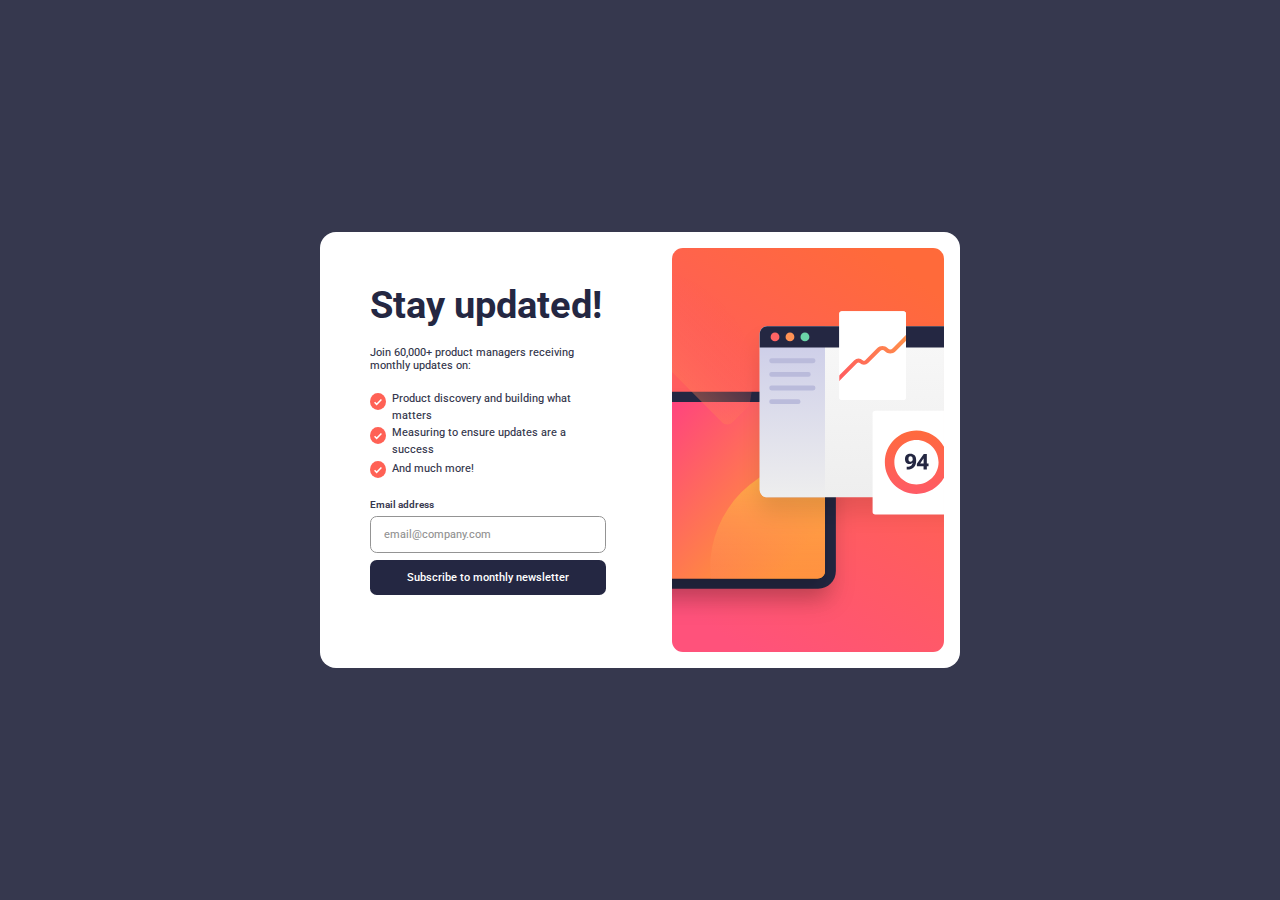
<file: index.html>
<!DOCTYPE html>
<html lang="en">
  <head>
    <meta charset="UTF-8" />
    <meta name="viewport" content="width=device-width, initial-scale=1.0" />
    <meta
      name="description"
      content="Newsletter sign-up form with success message"
    />
    <meta name="author" content="Vedant Agrawal" />

    <link
      rel="icon"
      type="image/png"
      sizes="32x32"
      href="./assets/images/favicon-32x32.png"
    />

    <title>Newsletter Subscription Form</title>

    <link rel="stylesheet" href="css/style.css" />
    <script defer src="js/main.js"></script>
  </head>
  <body>
    <main>
      <!-- Sign-up form start -->
      <div class="signup-card">
        <section class="sign-up">
          <div class="content">
            <h1 class="head">Stay updated!</h1>
            <p class="info">
              Join 60,000+ product managers receiving monthly updates on:
            </p>
            <ul class="checklist">
              <li>
                <img
                  src="/images/icon-list.svg"
                  alt="checkmark"
                  class="checkmark"
                  width="21"
                  height="21"
                />
                <p class="check-text">
                  Product discovery and building what matters
                </p>
              </li>
              <li>
                <img
                  src="/images/icon-list.svg"
                  alt="checkmark"
                  class="checkmark"
                  width="21"
                  height="21"
                />
                <p class="check-text">
                  Measuring to ensure updates are a success
                </p>
              </li>
              <li>
                <img
                  src="/images/icon-list.svg"
                  alt="checkmark"
                  class="checkmark"
                  width="21"
                  height="21"
                />
                <p class="check-text">And much more!</p>
              </li>
            </ul>

            <form action="" class="form">
              <div class="form-text">
                <label for="email">Email address</label>
                <p class="error-message hide">Valid email required</p>
              </div>

              <input type="email" id="email" placeholder="email@company.com" />

              <button class="submit-button" type="submit">
                Subscribe to monthly newsletter
              </button>
            </form>
          </div>
          <figure class="img">
            <img
              src="/images/illustration-sign-up-desktop.svg"
              alt="sign-up"
              width="400"
              height="593"
              class="img-desktop"
            />
            <img
              src="/images/illustration-sign-up-mobile.svg"
              alt="sign-up"
              width="400"
              height="593"
              class="img-mobile"
            />
          </figure>
        </section>
      </div>
      <!-- Sign-up form end -->

      <!-- Success message start -->
      <div class="success-card hide">
        <section class="success">
          <img
            src="/images/icon-success.svg"
            alt="Success"
            width="64"
            height="64"
          />
          <h1 class="head">Thanks for subscribing!</h1>
          <p class="info">
            A confirmation email has been sent to
            <span class="subscribed-email"></span>. Please open it and click the
            button inside to confirm your subscription.
          </p>
          <button class="dismiss">Dismiss message</button>
        </section>
      </div>
      <!-- Success message end -->
    </main>
  </body>
</html>
</file>
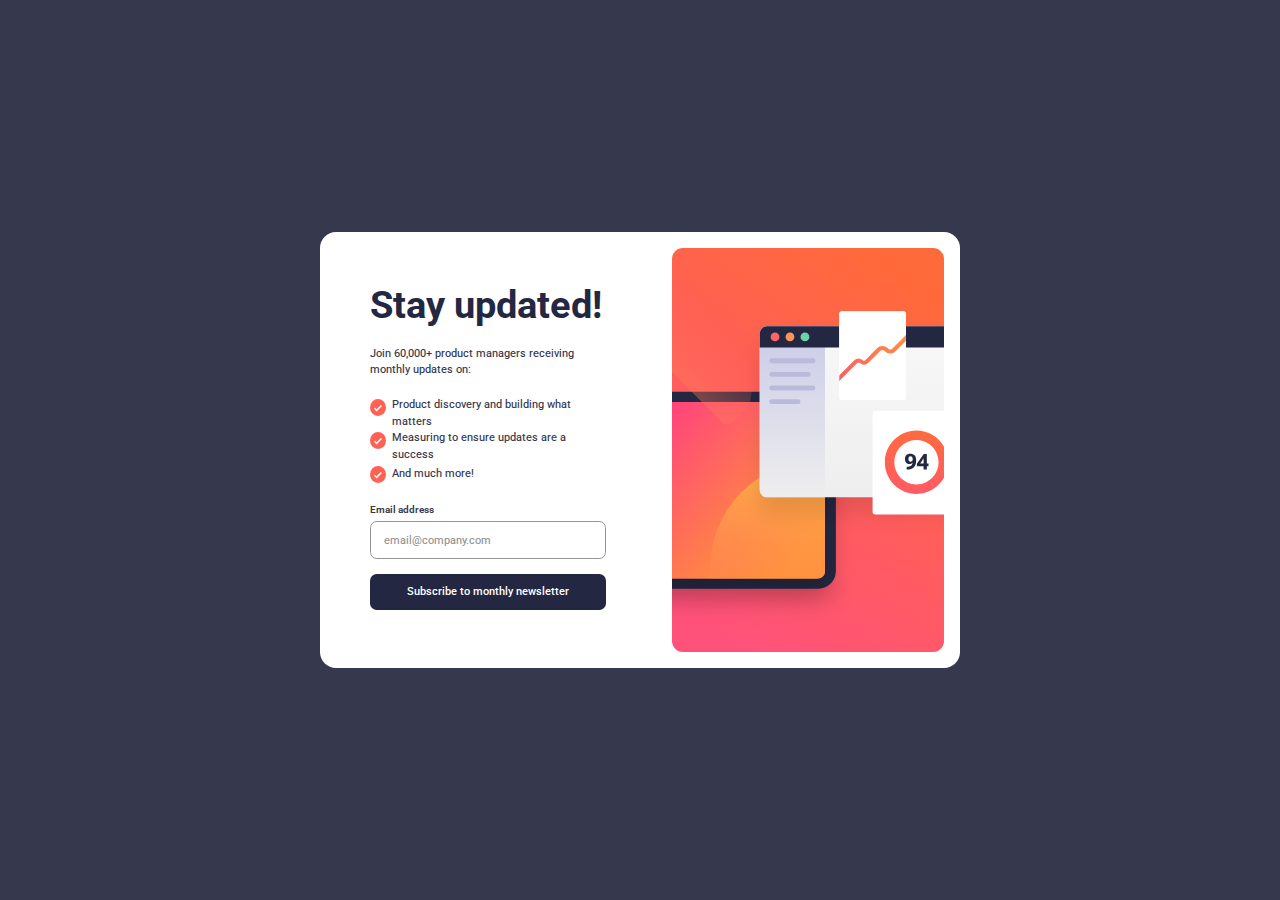
<file: client/index.html>
<!DOCTYPE html>
<html lang="en">
  <head>
    <meta charset="UTF-8" />
    <meta name="viewport" content="width=device-width, initial-scale=1.0" />
    <meta
      name="description"
      content="Newsletter sign-up form with success message"
    />
    <meta name="author" content="Vedant Agrawal" />

    <link
      rel="icon"
      type="image/png"
      sizes="32x32"
      href="./images/favicon-32x32.png"
    />

    <title>Newsletter Subscription Form</title>

    <link rel="stylesheet" href="css/style.css" />
    <script defer src="js/main.js"></script>
  </head>
  <body>
    <main>
      <!-- Sign-up form start -->
      <div class="signup-card">
        <section class="sign-up">
          <div class="content">
            <h1 class="head">Stay updated!</h1>
            <p class="info">
              Join 60,000+ product managers receiving monthly updates on:
            </p>
            <ul class="checklist">
              <li>
                <img
                  src="/images/icon-list.svg"
                  alt="checkmark"
                  class="checkmark"
                  width="21"
                  height="21"
                />
                <p class="check-text">
                  Product discovery and building what matters
                </p>
              </li>
              <li>
                <img
                  src="/images/icon-list.svg"
                  alt="checkmark"
                  class="checkmark"
                  width="21"
                  height="21"
                />
                <p class="check-text">
                  Measuring to ensure updates are a success
                </p>
              </li>
              <li>
                <img
                  src="/images/icon-list.svg"
                  alt="checkmark"
                  class="checkmark"
                  width="21"
                  height="21"
                />
                <p class="check-text">And much more!</p>
              </li>
            </ul>

            <form action="" class="form">
              <div class="form-text">
                <label for="email">Email address</label>
                <p class="error-message hide">Valid email required</p>
              </div>

              <input type="text" id="email" placeholder="email@company.com" />

              <button class="submit-button" type="submit">
                Subscribe to monthly newsletter
              </button>
            </form>
          </div>
          <figure class="img">
            <img
              src="/images/illustration-sign-up-desktop.svg"
              alt="sign-up"
              width="400"
              height="593"
              class="img-desktop"
            />
            <img
              src="/images/illustration-sign-up-mobile.svg"
              alt="sign-up"
              width="400"
              height="593"
              class="img-mobile"
            />
          </figure>
        </section>
      </div>
      <!-- Sign-up form end -->

      <!-- Success message start -->
      <div class="success-card hide">
        <section class="success">
          <img
            src="/images/icon-success.svg"
            alt="Success"
            width="64"
            height="64"
          />
          <h1 class="head">Thanks for subscribing!</h1>
          <p class="info">
            A confirmation email has been sent to
            <span class="subscribed-email"></span>. Please open it and click the
            button inside to confirm your subscription.
          </p>
          <button class="dismiss">Dismiss message</button>
        </section>
      </div>
      <!-- Success message end -->
    </main>
  </body>
</html>
</file>
<file: css/style.css>
@import url("https://fonts.googleapis.com/css2?family=Roboto:ital,wght@0,100..900;1,100..900&display=swap");

*,
*::after,
*::before {
  padding: 0;
  margin: 0;
  box-sizing: border-box;
}

html {
  font-family: "Roboto", sans-serif;
  font-size: 16px;
  font-weight: 450;
  color: hsl(235, 18%, 26%);
}

body {
  background-color: hsl(235, 18%, 26%);
  min-height: 100vh;
  display: flex;
  justify-content: center;
  align-items: center;
}

.signup-card,
.success-card {
  margin: 2em;
  background-color: hsl(0, 0%, 100%);
  max-width: 40em;
  border-radius: 1em;
  padding: 1em;
  min-height: auto;
}

.sign-up {
  display: grid;
  grid-template-columns: 1fr 1fr;
}

.img {
  justify-self: flex-end;
  width: fit-content;
  height: auto;
}

.img img {
  width: 17em;
  max-width: 100%;
  height: auto;
  display: inherit;
}

.img .img-mobile {
  display: none;
}

.content {
  padding: 2.1em;
  display: flex;
  flex-direction: column;
  gap: 1.2em;
}

.content .head {
  color: hsl(234, 29%, 20%);
  font-size: 2.4em;
}

.content .info {
  font-size: 0.7em;
}

ul {
  font-size: 0.7em;

  list-style-type: none;
  list-style-position: inside;
  line-height: 1.5;
}

ul li {
  display: flex;
  gap: 0.5em;
}

ul li img {
  width: 1.5em;
}

ul li .check-text {
  align-self: center;
}

button,
input,
label {
  font: inherit;
  background-color: transparent;
  border: none;
}

label {
  font-size: 0.6em;
  font-weight: 600;
}

input {
  padding: 1em 1.2em;
  font-size: 0.7em;
  width: 100%;
  border-radius: 0.6em;
  border: 1px solid hsl(0, 0%, 58%);
  color: hsl(235, 18%, 26%);
  transition: background-color 200ms ease-in-out, box-shadow 200ms;
}

input::placeholder {
  color: hsl(0, 0%, 58%);
}

input:focus {
  outline: 2px solid transparent;
  box-shadow: 0px 0px 0px 3px hsl(235, 18%, 26%),
    0px 0px 0px 6px hsl(4, 100%, 68%);
}

input.error {
  background-color: hsl(4, 58%, 78%, 0.4);
  box-shadow: 0 0 0 2px hsl(4, 100%, 67%);
  color: hsl(4, 100%, 67%);
}

.error-message {
  font-size: 0.6em;
  font-weight: 600;
  color: hsl(4, 100%, 67%);
}

.dismiss,
.submit-button {
  cursor: pointer;
  padding: 1em 1.2em;
  font-size: 0.7em;
  width: 100%;
  border-radius: 0.6em;
  border: none;
  outline: none;
  background-color: hsl(234, 29%, 20%);
  color: hsl(0, 0%, 100%);
  font-weight: 500;
  text-align: center;
}

.dismiss:hover,
.submit-button:hover {
  background-color: hsl(4, 100%, 67%, 0.9);
}

.dismiss:focus,
.submit-button:focus {
  outline: 2px solid transparent;
}

.dismiss:focus-visible,
.submit-button:focus-visible {
  box-shadow: 0px 0px 0px 3px hsl(0, 0%, 100%),
    0px 0px 0px 6px hsl(4, 100%, 67%);
}

.form-text {
  display: flex;
  flex-direction: row;
  justify-content: space-between;
}

.form {
  display: flex;
  flex-direction: column;
  gap: 0.4em;
}

/* Success View */
.success {
  max-width: 18em;
  padding: 1em;
  display: flex;
  flex-direction: column;
}

.success img {
  width: 2.8em;
  height: auto;
  margin-bottom: 1em;
}

.bold {
  font-weight: 700;
}

.success .head {
  margin-bottom: 0.5em;
  line-height: 1em;
  color: hsl(234, 29%, 20%);
  font-size: 2.4em;
}

.success .info {
  margin-bottom: 1.7em;
  font-size: 0.7em;
  font-size: 0.7em;
  line-height: 1.4em;
}

.subscribed-email {
  font-weight: 900;
}

.hide {
  display: none;
}

@media screen and (max-width: 620px) {
  html {
    font-size: 15px;
  }

  .sign-up {
    grid-template-columns: 1fr;
  }
  .img {
    height: auto;
    width: 100%;
    height: auto;
    order: -1;
  }

  .img .img-desktop {
    display: none;
  }

  .img .img-mobile {
    display: block;
    width: 100%;
    object-fit: cover;
    border-radius: 1em;
  }
}

@media screen and (max-width: 425px) {
  html {
    font-size: 13px;
  }
}

@media screen and (max-width: 375px) {
  html {
    font-size: 12px;
  }
}

@media screen and (max-width: 320px) {
  html {
    font-size: 10x;
  }
}
</file>
<file: client/css/style.css>
@import url("https://fonts.googleapis.com/css2?family=Roboto:ital,wght@0,100..900;1,100..900&display=swap");

*,
*::after,
*::before {
  padding: 0;
  margin: 0;
  box-sizing: border-box;
}

html {
  font-family: "Roboto", sans-serif;
  font-size: 16px;
  font-weight: 450;
  color: hsl(235, 18%, 26%);
}

body {
  background-color: hsl(235, 18%, 26%);
  min-height: 100vh;
  display: flex;
  justify-content: center;
  align-items: center;
}

.signup-card,
.success-card {
  margin: 2em;
  background-color: hsl(0, 0%, 100%);
  max-width: 40em;
  border-radius: 1em;
  padding: 1em;
  min-height: auto;
}

.sign-up {
  display: grid;
  grid-template-columns: 1fr 1fr;
}

.img {
  justify-self: flex-end;
  width: fit-content;
  height: auto;
}

.img img {
  width: 17em;
  max-width: 100%;
  height: auto;
  display: inherit;
}

.img .img-mobile {
  display: none;
}

.content {
  padding: 2.1em;
  display: flex;
  flex-direction: column;
  gap: 1.2em;
}

.content .head {
  color: hsl(234, 29%, 20%);
  font-size: 2.4em;
}

.content .info {
  font-size: 0.7em;
  line-height: 1.4em;
}

ul {
  font-size: 0.7em;
  list-style-type: none;
  list-style-position: inside;
  line-height: 1.5;
}

ul li {
  display: flex;
  gap: 0.5em;
}

ul li img {
  width: 1.5em;
}

ul li .check-text {
  align-self: center;
}

button,
input,
label {
  font: inherit;
  background-color: transparent;
  border: none;
}

label {
  font-size: 0.6em;
  font-weight: 600;
}

input {
  padding: 1em 1.2em;
  font-size: 0.7em;
  width: 100%;
  border-radius: 0.6em;
  border: 1px solid hsl(0, 0%, 58%);
  color: hsl(235, 18%, 26%);
  margin-bottom: 0.8em;
  transition: background-color 200ms ease-in-out, box-shadow 200ms;
}

input::placeholder {
  color: hsl(0, 0%, 58%);
}

input:focus {
  outline: 2px solid transparent;
  box-shadow: 0px 0px 0px 2px hsl(235, 18%, 26%),
    0px 0px 0px 4px hsl(4, 100%, 68%);
}

input.error {
  background-color: hsl(4, 58%, 78%, 0.4);
  box-shadow: 0 0 0 2px hsl(4, 100%, 67%);
  color: hsl(4, 100%, 67%);
}

.error-message {
  font-size: 0.6em;
  font-weight: 600;
  color: hsl(4, 100%, 67%);
}

.dismiss,
.submit-button {
  cursor: pointer;
  padding: 1em 1.2em;
  font-size: 0.7em;
  width: 100%;
  border-radius: 0.6em;
  border: none;
  outline: none;
  background-color: hsl(234, 29%, 20%);
  color: hsl(0, 0%, 100%);
  font-weight: 500;
  text-align: center;
}

.dismiss:hover,
.submit-button:hover {
  background-color: hsl(4, 100%, 67%, 0.9);
}

.dismiss:focus,
.submit-button:focus {
  outline: 2px solid transparent;
}

.dismiss:focus-visible,
.submit-button:focus-visible {
  box-shadow: 0px 0px 0px 3px hsl(0, 0%, 100%),
    0px 0px 0px 6px hsl(4, 100%, 67%);
}

.form-text {
  display: flex;
  flex-direction: row;
  justify-content: space-between;
}

.form {
  display: flex;
  flex-direction: column;
  gap: 0.4em;
}

/* Success View */
.success {
  max-width: 18em;
  padding: 1em;
  display: flex;
  flex-direction: column;
}

.success img {
  width: 2.8em;
  height: auto;
  margin-bottom: 1em;
}

.bold {
  font-weight: 700;
}

.success .head {
  margin-bottom: 0.5em;
  line-height: 1em;
  color: hsl(234, 29%, 20%);
  font-size: 2.4em;
}

.success .info {
  margin-bottom: 1.7em;
  font-size: 0.7em;
  font-size: 0.7em;
  line-height: 1.4em;
}

.subscribed-email {
  font-weight: 900;
}

.hide {
  display: none;
}

@media screen and (max-width: 620px) {
  html {
    font-size: 15px;
  }

  .sign-up {
    grid-template-columns: 1fr;
  }
  .img {
    height: auto;
    width: 100%;
    height: auto;
    order: -1;
  }

  .img .img-desktop {
    display: none;
  }

  .img .img-mobile {
    display: block;
    width: 100%;
    object-fit: cover;
    border-radius: 1em;
  }
}

@media screen and (max-width: 425px) {
  html {
    font-size: 13px;
  }
}

@media screen and (max-width: 375px) {
  html {
    font-size: 12px;
  }
}

@media screen and (max-width: 320px) {
  html {
    font-size: 10x;
  }
}
</file>
